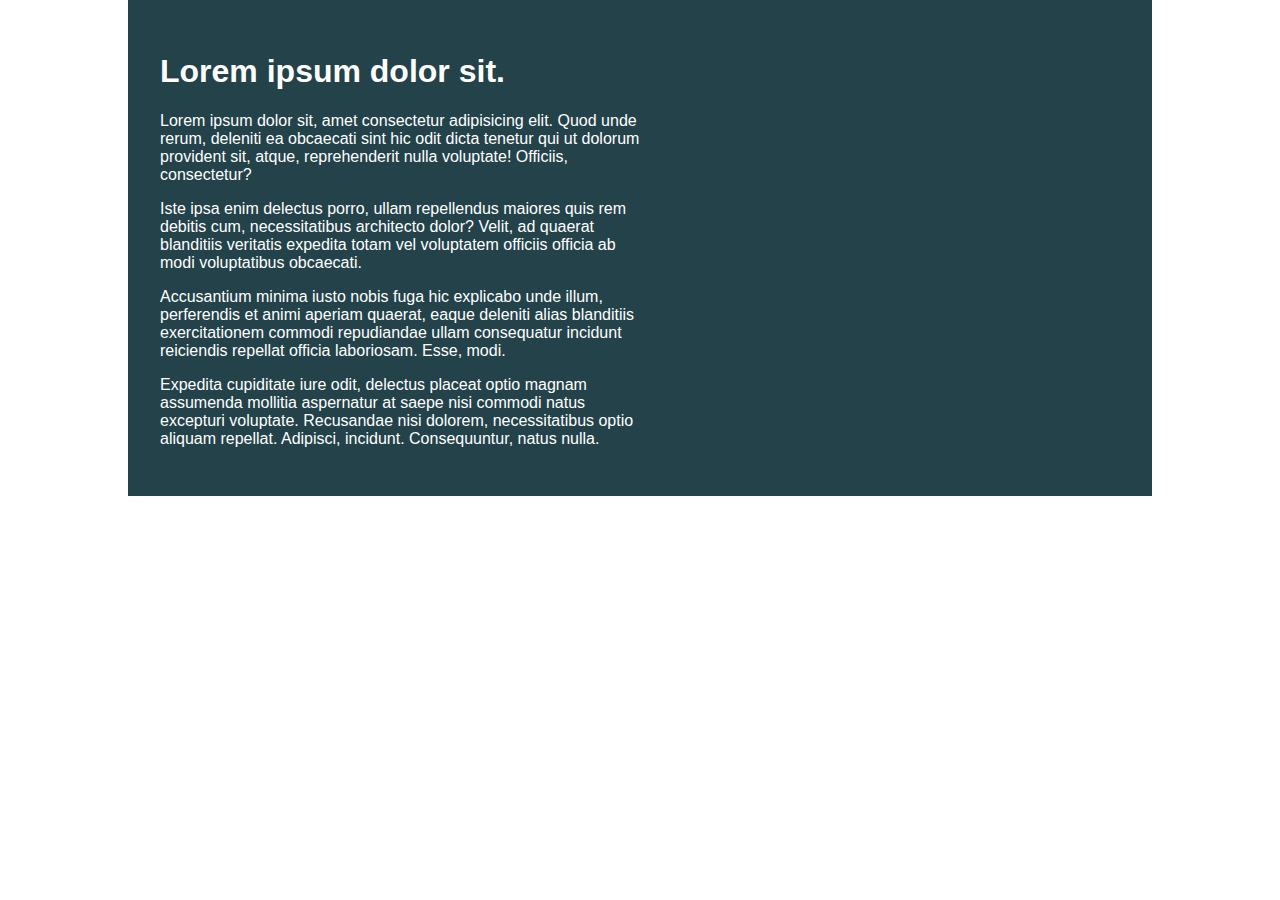
<file: challenge01/index.html>
<!DOCTYPE html>
<html lang="en">

<head>
    <meta charset="UTF-8">
    <meta name="viewport" content="width=device-width, initial-scale=1.0">
    <title>Challenge 1</title>

    <link rel="stylesheet" href="style.css">
</head>

<body>
    <div class="container">
        <div class="intro-content">
            <h1>Lorem ipsum dolor sit.</h1>
            <p>Lorem ipsum dolor sit, amet consectetur adipisicing elit. Quod unde rerum, deleniti ea obcaecati sint hic
                odit dicta tenetur qui ut dolorum provident sit, atque, reprehenderit nulla voluptate! Officiis,
                consectetur?</p>
            <p>Iste ipsa enim delectus porro, ullam repellendus maiores quis rem debitis cum, necessitatibus architecto
                dolor? Velit, ad quaerat blanditiis veritatis expedita totam vel voluptatem officiis officia ab modi
                voluptatibus obcaecati.</p>
            <p>Accusantium minima iusto nobis fuga hic explicabo unde illum, perferendis et animi aperiam quaerat, eaque
                deleniti alias blanditiis exercitationem commodi repudiandae ullam consequatur incidunt reiciendis
                repellat officia laboriosam. Esse, modi.</p>
            <p>Expedita cupiditate iure odit, delectus placeat optio magnam assumenda mollitia aspernatur at saepe nisi
                commodi natus excepturi voluptate. Recusandae nisi dolorem, necessitatibus optio aliquam repellat.
                Adipisci, incidunt. Consequuntur, natus nulla.</p>
        </div>
    </div>
</body>

</html>
</file>
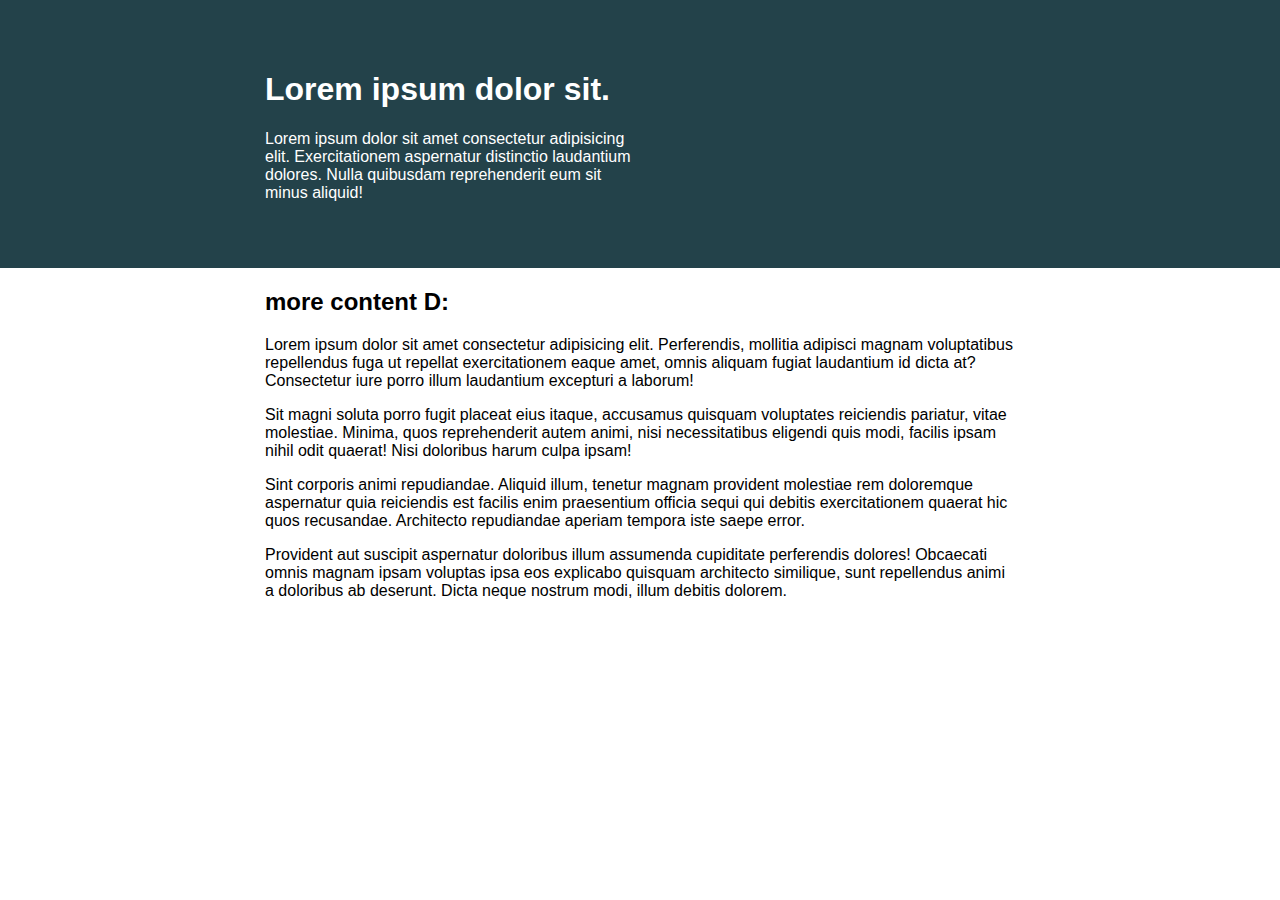
<file: challenge02/index.html>
<!DOCTYPE html>
<html lang="en">
<head> 
    <meta charset="UTF-8">
    <meta name="viewport" content="width=device-width, initial-scale=1.0">
    <title>Challenge 2</title>
 
    <link rel="stylesheet" href="style.css">
</head>
<body>

    <div class="container">
      <div class="wrapper">
        <div class="intro-content">
          <h1>Lorem ipsum dolor sit.</h1>
          <p>Lorem ipsum dolor sit amet consectetur adipisicing elit. Exercitationem aspernatur distinctio laudantium dolores. Nulla quibusdam reprehenderit eum sit minus aliquid!</p>
        </div>
      </div>
    </div>

    <div class="wrapper">
      <h2>more content D:</h2>
      <p>Lorem ipsum dolor sit amet consectetur adipisicing elit. Perferendis, mollitia adipisci magnam voluptatibus repellendus fuga ut repellat exercitationem eaque amet, omnis aliquam fugiat laudantium id dicta at? Consectetur iure porro illum laudantium excepturi a laborum!</p>
      <p>Sit magni soluta porro fugit placeat eius itaque, accusamus quisquam voluptates reiciendis pariatur, vitae molestiae. Minima, quos reprehenderit autem animi, nisi necessitatibus eligendi quis modi, facilis ipsam nihil odit quaerat! Nisi doloribus harum culpa ipsam!</p>
      <p>Sint corporis animi repudiandae. Aliquid illum, tenetur magnam provident molestiae rem doloremque aspernatur quia reiciendis est facilis enim praesentium officia sequi qui debitis exercitationem quaerat hic quos recusandae. Architecto repudiandae aperiam tempora iste saepe error.</p>
      <p>Provident aut suscipit aspernatur doloribus illum assumenda cupiditate perferendis dolores! Obcaecati omnis magnam ipsam voluptas ipsa eos explicabo quisquam architecto similique, sunt repellendus animi a doloribus ab deserunt. Dicta neque nostrum modi, illum debitis dolorem.</p>
    </div>
    


</body>
</html>
</file>
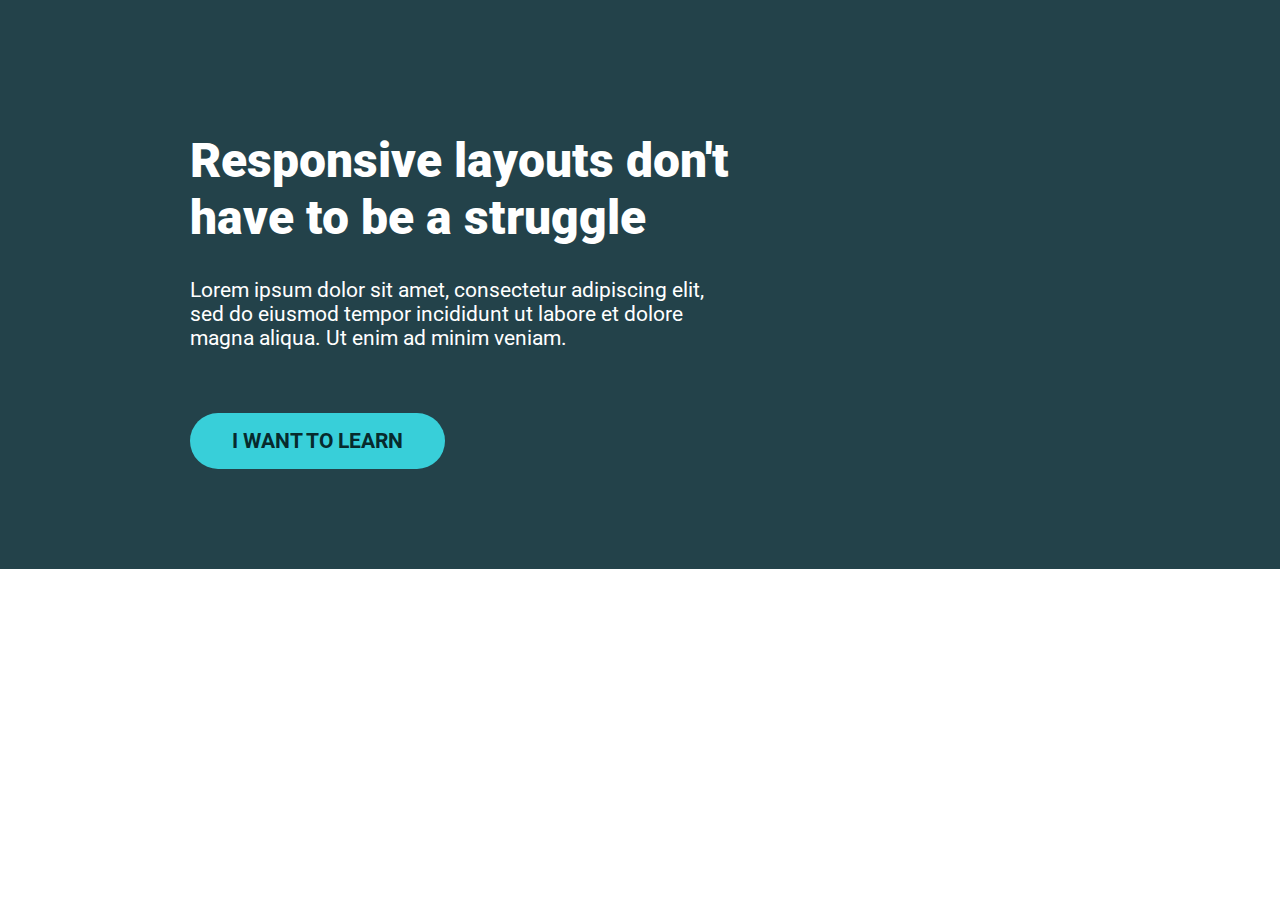
<file: challenge03/index.html>
<!DOCTYPE html>
<html lang="en">
<head>
  <meta charset="UTF-8">
  <meta name="viewport" content="width=device-width, initial-scale=1.0">
  <link rel="preconnect" href="https://fonts.googleapis.com">
  <link rel="preconnect" href="https://fonts.gstatic.com" crossorigin>
  <link href="https://fonts.googleapis.com/css2?family=Roboto:wght@400;700;900&display=swap" rel="stylesheet">
  <link rel="stylesheet" href="style.css">
  <title>Challenge 3</title>
</head>
<body>
  <div class="hero">
    <div class="container">
      <div class="hero__text">
        <h1>Responsive layouts don't have to be a struggle</h1>
        <p>Lorem ipsum dolor sit amet, consectetur adipiscing elit, sed do eiusmod
          tempor incididunt ut labore et dolore magna aliqua. Ut enim ad minim
          veniam.</p>
        <a class="btn" href="#">I want to learn</a>
      </div>
    </div>
  </div>
</body>
</html>
</file>
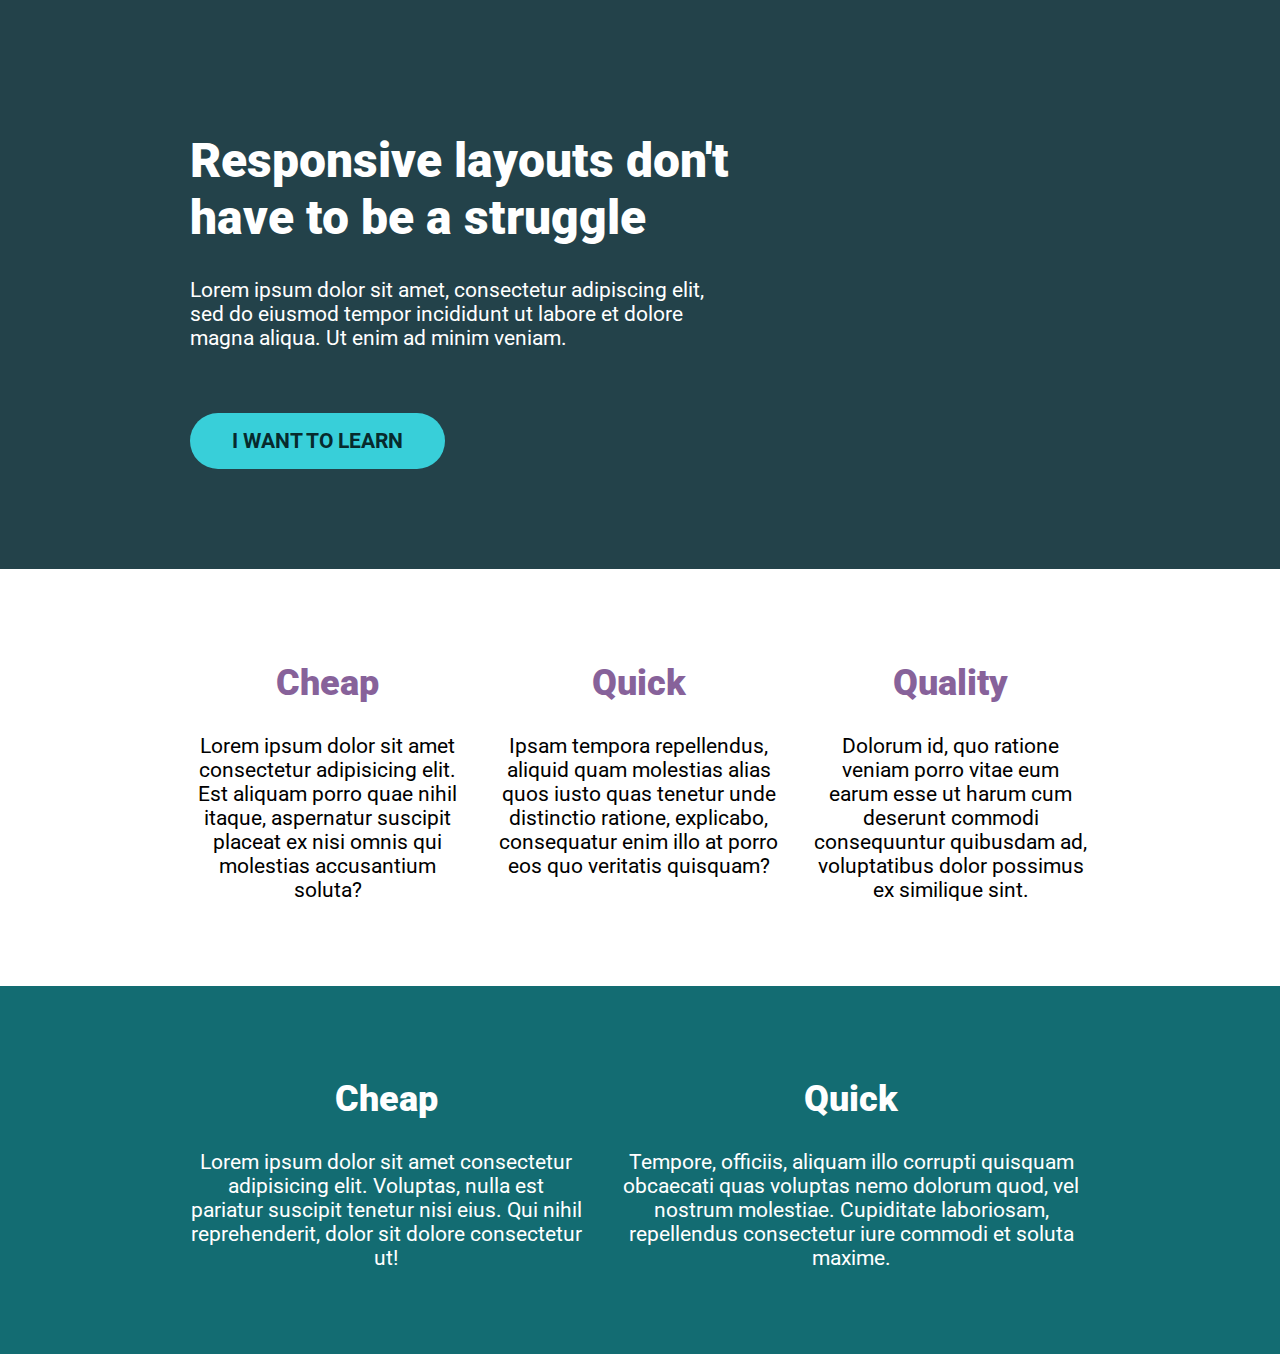
<file: flex-challenge01/index.html>
<!DOCTYPE html>
<html lang="en">
<head>
  <meta charset="UTF-8">
  <meta name="viewport" content="width=device-width, initial-scale=1.0">
  <link rel="preconnect" href="https://fonts.googleapis.com">
  <link rel="preconnect" href="https://fonts.gstatic.com" crossorigin>
  <link href="https://fonts.googleapis.com/css2?family=Roboto:wght@400;700;900&display=swap" rel="stylesheet">
  <link rel="stylesheet" href="style.css">
  <title>Flex Challenge 1</title>
</head>
<body>
  <div class="hero">
    <div class="container">
      <div class="hero__text">
        <h1>Responsive layouts don't have to be a struggle</h1>
        <p>Lorem ipsum dolor sit amet, consectetur adipiscing elit, sed do eiusmod
          tempor incididunt ut labore et dolore magna aliqua. Ut enim ad minim
          veniam.</p>
        <a class="btn" href="#">I want to learn</a>
      </div>
    </div>
  </div>

  <section class="three-col center">
    <div class="container d-flex">
      <div class="col">
        <h2>Cheap</h2>
        <p>Lorem ipsum dolor sit amet consectetur adipisicing elit. Est aliquam porro quae nihil itaque, aspernatur suscipit placeat ex nisi omnis qui molestias accusantium soluta?</p>
      </div>
      <div class="col">
        <h2>Quick</h2>
        <p>Ipsam tempora repellendus, aliquid quam molestias alias quos iusto quas tenetur unde distinctio ratione, explicabo, consequatur enim illo at porro eos quo veritatis quisquam?</p>
      </div>
      <div class="col">
        <h2>Quality</h2>
        <p>Dolorum id, quo ratione veniam porro vitae eum earum esse ut harum cum deserunt commodi consequuntur quibusdam ad, voluptatibus dolor possimus ex similique sint.</p>
      </div>
    </div> 
  </section>

  <section class="two-col center">
    <div class="container d-flex">
      <div class="col">
        <h2>Cheap</h2>
        <p>Lorem ipsum dolor sit amet consectetur adipisicing elit. Voluptas, nulla est pariatur suscipit tenetur nisi eius. Qui nihil reprehenderit, dolor sit dolore consectetur ut!</p>
      </div>
      <div class="col">
        <h2>Quick</h2>
        <p>Tempore, officiis, aliquam illo corrupti quisquam obcaecati quas voluptas nemo dolorum quod, vel nostrum molestiae. Cupiditate laboriosam, repellendus consectetur iure commodi et soluta maxime.</p>
      </div>
    </div>
  </section>
</body>
</html>
</file>
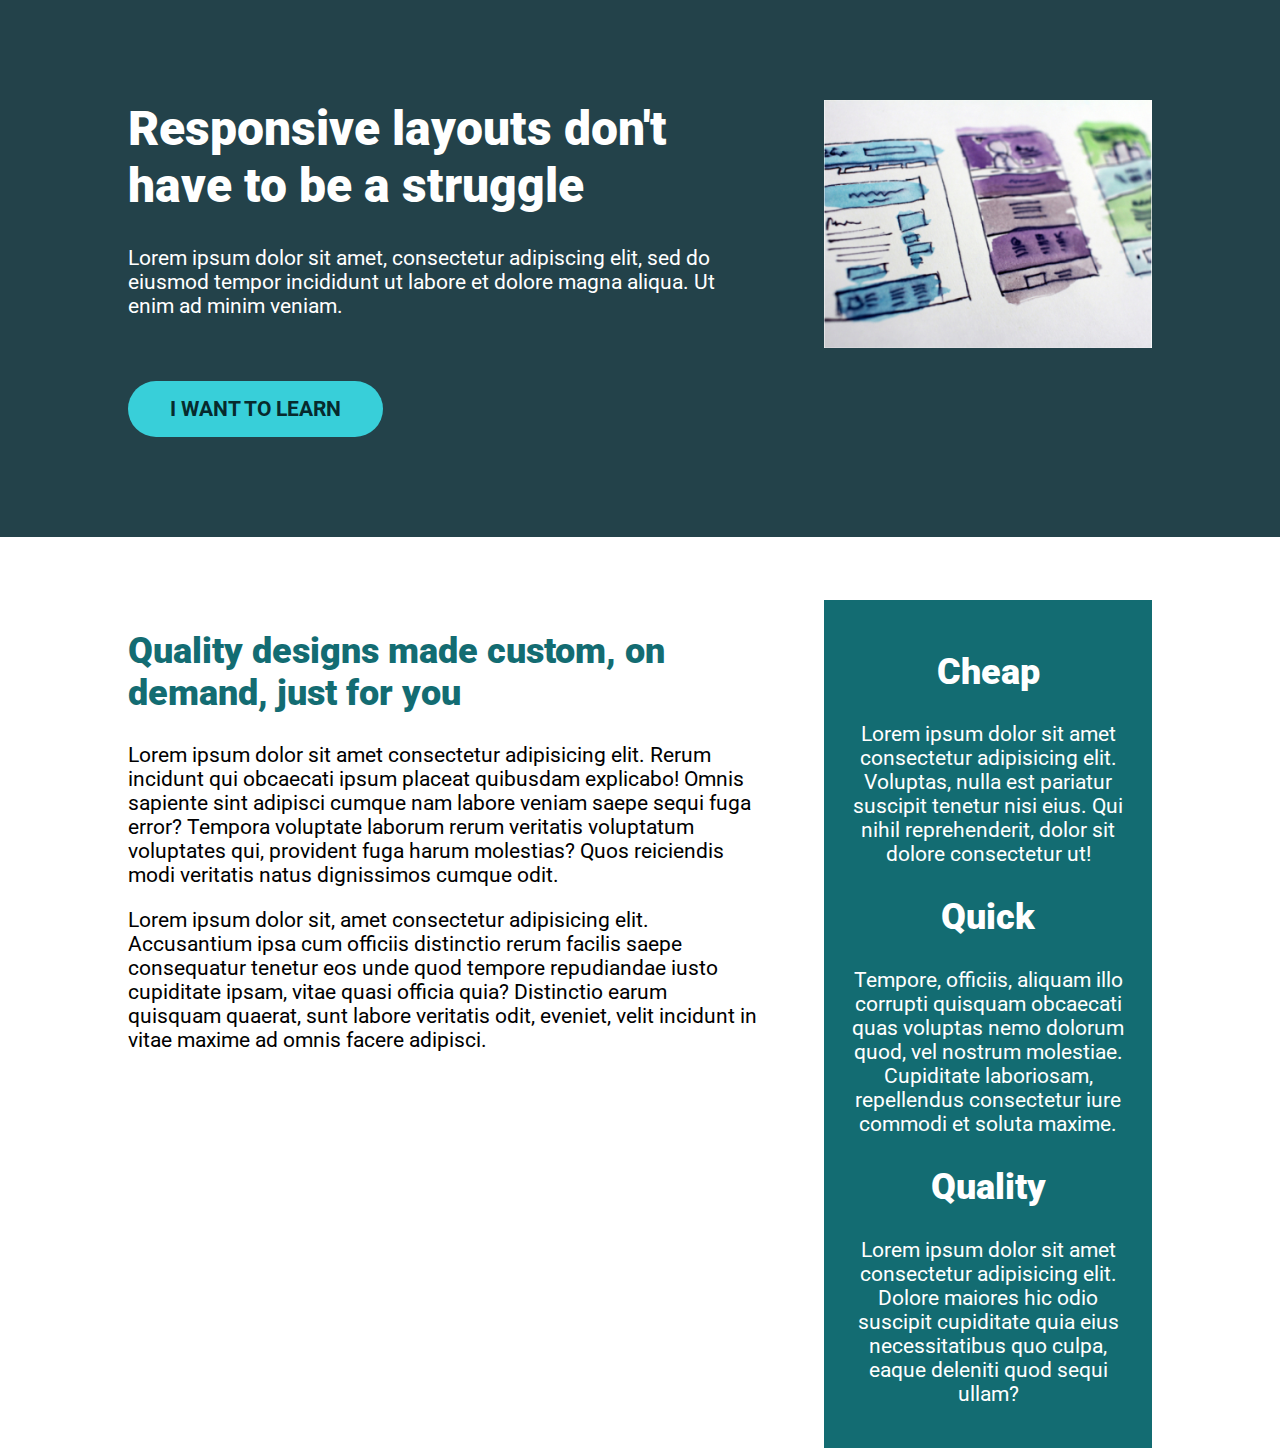
<file: flex-challenge02/index.html>
<!DOCTYPE html>
<html lang="en">
<head>
  <meta charset="UTF-8">
  <meta name="viewport" content="width=device-width, initial-scale=1.0">
  <link rel="preconnect" href="https://fonts.googleapis.com">
  <link rel="preconnect" href="https://fonts.gstatic.com" crossorigin>
  <link href="https://fonts.googleapis.com/css2?family=Roboto:wght@400;700;900&display=swap" rel="stylesheet">
  <link rel="stylesheet" href="style.css">
  <title>Flex Challenge 3</title>
</head>
<body>
  <div class="hero">
    <div class="container row">
      <div class="hero__text">
        <h1>Responsive layouts don't have to be a struggle</h1>
        <p>Lorem ipsum dolor sit amet, consectetur adipiscing elit, sed do eiusmod
          tempor incididunt ut labore et dolore magna aliqua. Ut enim ad minim
          veniam.</p>
        <a class="btn" href="#">I want to learn</a>
      </div>
      <img class="hero__img" src="img/hero-img.jpg" alt="hero">
    </div>
  </div>

  <main class="main container row">
    <section class="primary-content">
      <h2 class="section-title">Quality designs made custom, on demand, just for you</h2>
      <p>Lorem ipsum dolor sit amet consectetur adipisicing elit. Rerum incidunt qui obcaecati ipsum placeat quibusdam explicabo! Omnis sapiente sint adipisci cumque nam labore veniam saepe sequi fuga error? Tempora voluptate laborum rerum veritatis voluptatum voluptates qui, provident fuga harum molestias? Quos reiciendis modi veritatis natus dignissimos cumque odit.</p>
      <p>Lorem ipsum dolor sit, amet consectetur adipisicing elit. Accusantium ipsa cum officiis distinctio rerum facilis saepe consequatur tenetur eos unde quod tempore repudiandae iusto cupiditate ipsam, vitae quasi officia quia? Distinctio earum quisquam quaerat, sunt labore veritatis odit, eveniet, velit incidunt in vitae maxime ad omnis facere adipisci.</p>
    </section>

    <aside class="sidebar">
        <h2 class="sidebar-title">Cheap</h2>
        <p>Lorem ipsum dolor sit amet consectetur adipisicing elit. Voluptas, nulla est pariatur suscipit tenetur nisi eius. Qui nihil reprehenderit, dolor sit dolore consectetur ut!</p>
     
      
        <h2 class="sidebar-title">Quick</h2>
        <p>Tempore, officiis, aliquam illo corrupti quisquam obcaecati quas voluptas nemo dolorum quod, vel nostrum molestiae. Cupiditate laboriosam, repellendus consectetur iure commodi et soluta maxime.</p>
      
        <h2 class="sidebar-title">Quality</h2>
        <p>Lorem ipsum dolor sit amet consectetur adipisicing elit. Dolore maiores hic odio suscipit cupiditate quia eius necessitatibus quo culpa, eaque deleniti quod sequi ullam?</p>
    </aside>
  </main>
</body>
</html>
</file>
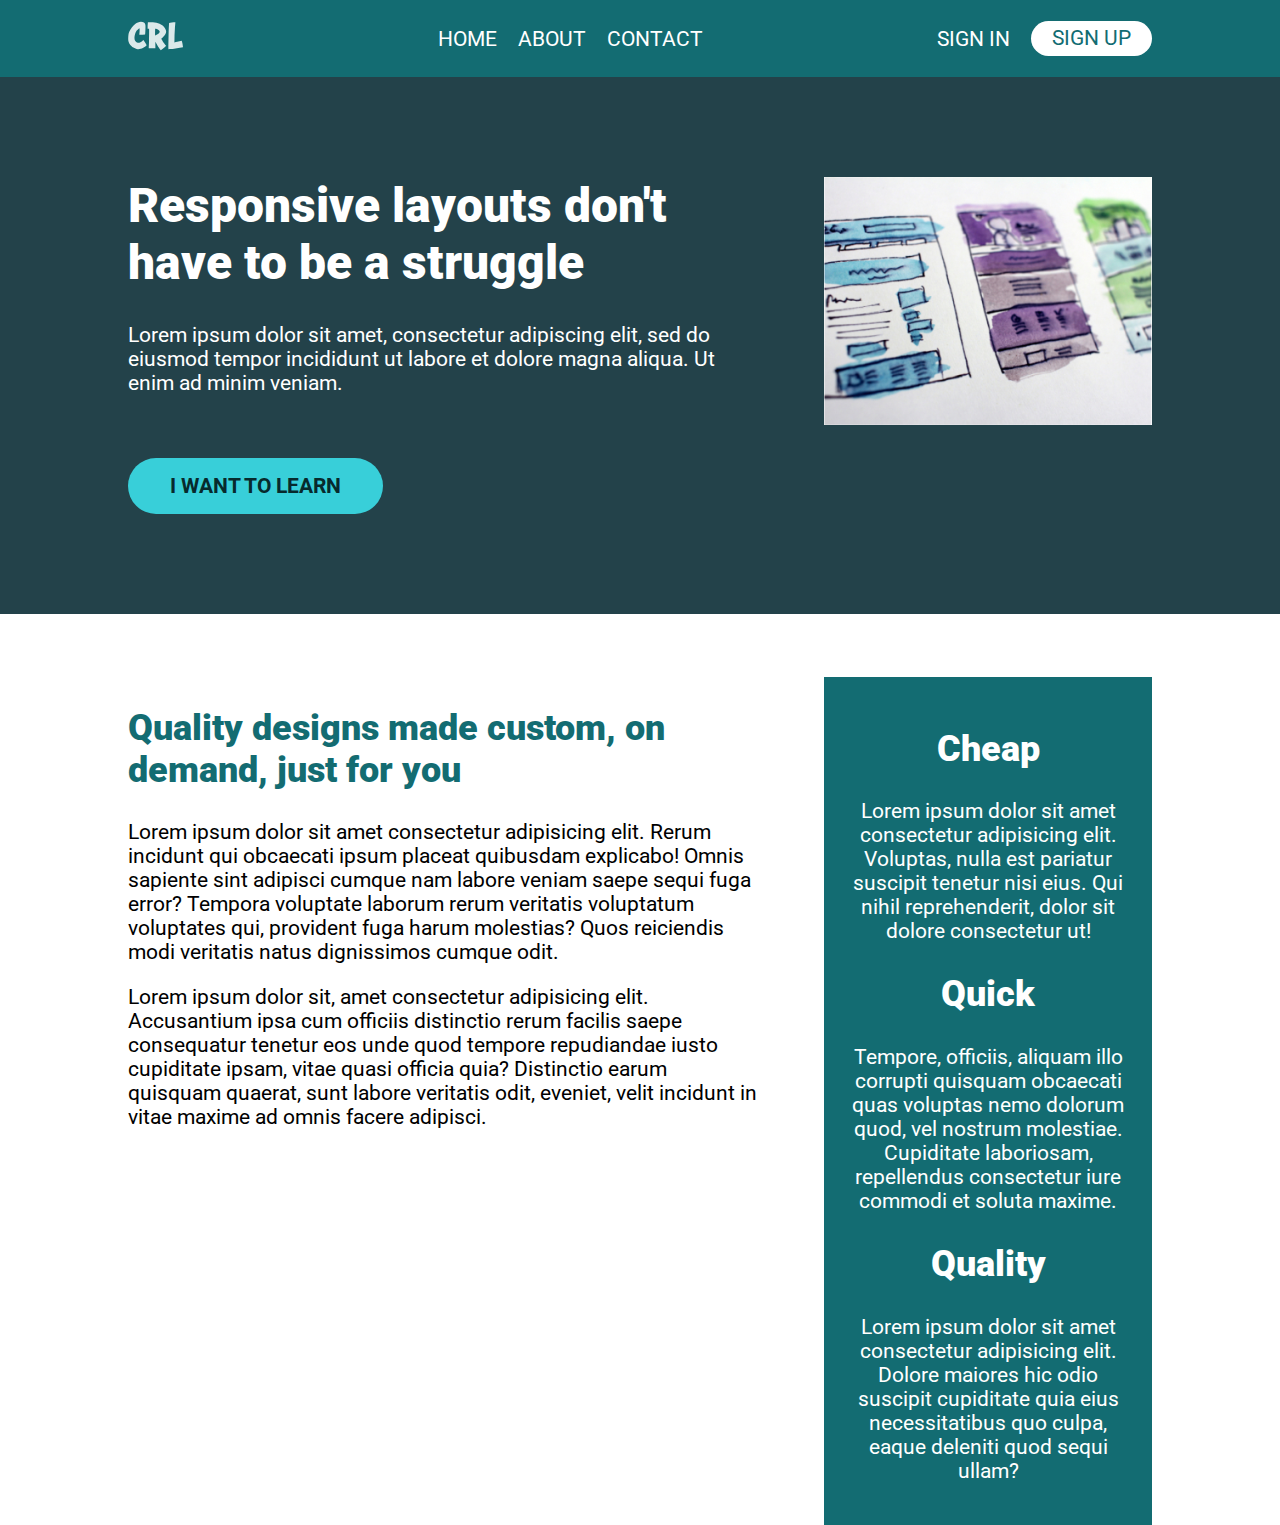
<file: flex-challenge03/index.html>
<!DOCTYPE html>
<html lang="en">
<head>
  <meta charset="UTF-8">
  <meta name="viewport" content="width=device-width, initial-scale=1.0">
  <link rel="preconnect" href="https://fonts.googleapis.com">
  <link rel="preconnect" href="https://fonts.gstatic.com" crossorigin>
  <link href="https://fonts.googleapis.com/css2?family=Roboto:wght@400;700;900&display=swap" rel="stylesheet">
  <link rel="stylesheet" href="style.css">
  <title>Flex Challenge 3</title>
</head>
<body>
  <header>
    <div class="container row">
      <a href="#" class="logo">
        <img src="img/logo.svg" alt="conquering responsive layouts">
      </a>
      <nav class="nav row">
        <ul class="nav__list nav__list--primary row">
          <li class="nav__item"><a href="#" class="nav__link">Home</a></li>
          <li class="nav__item"><a href="#" class="nav__link">About</a></li>
          <li class="nav__item"><a href="#" class="nav__link">Contact</a></li>
        </ul>
        <ul class="nav__list nav__list--secondary row">
          <li class="nav__item"><a href="#" class="nav__link">Sign In</a></li>
          <li class="nav__item"><a href="#" class="nav__link nav__link--button">Sign Up</a></li>
        </ul>
      </nav>
    </div>
  </header>

  <section class="hero">
    <div class="container row">
      <div class="hero__text">
        <h1>Responsive layouts don't have to be a struggle</h1>
        <p>Lorem ipsum dolor sit amet, consectetur adipiscing elit, sed do eiusmod
          tempor incididunt ut labore et dolore magna aliqua. Ut enim ad minim
          veniam.</p>
        <a class="btn" href="#">I want to learn</a>
      </div>
      <img class="hero__img" src="img/hero-img.jpg" alt="hero">
    </div>
  </section>

  <main class="main">
    <div class="container row">
      <section class="primary-content">
        <h2 class="section-title">Quality designs made custom, on demand, just for you</h2>
        <p>Lorem ipsum dolor sit amet consectetur adipisicing elit. Rerum incidunt qui obcaecati ipsum placeat quibusdam explicabo! Omnis sapiente sint adipisci cumque nam labore veniam saepe sequi fuga error? Tempora voluptate laborum rerum veritatis voluptatum voluptates qui, provident fuga harum molestias? Quos reiciendis modi veritatis natus dignissimos cumque odit.</p>
        <p>Lorem ipsum dolor sit, amet consectetur adipisicing elit. Accusantium ipsa cum officiis distinctio rerum facilis saepe consequatur tenetur eos unde quod tempore repudiandae iusto cupiditate ipsam, vitae quasi officia quia? Distinctio earum quisquam quaerat, sunt labore veritatis odit, eveniet, velit incidunt in vitae maxime ad omnis facere adipisci.</p>
      </section>
  
      <aside class="sidebar">
          <h2 class="sidebar-title">Cheap</h2>
          <p>Lorem ipsum dolor sit amet consectetur adipisicing elit. Voluptas, nulla est pariatur suscipit tenetur nisi eius. Qui nihil reprehenderit, dolor sit dolore consectetur ut!</p>
       
        
          <h2 class="sidebar-title">Quick</h2>
          <p>Tempore, officiis, aliquam illo corrupti quisquam obcaecati quas voluptas nemo dolorum quod, vel nostrum molestiae. Cupiditate laboriosam, repellendus consectetur iure commodi et soluta maxime.</p>
        
          <h2 class="sidebar-title">Quality</h2>
          <p>Lorem ipsum dolor sit amet consectetur adipisicing elit. Dolore maiores hic odio suscipit cupiditate quia eius necessitatibus quo culpa, eaque deleniti quod sequi ullam?</p>
      </aside>
    </div>
  </main>
</body>
</html>
</file>
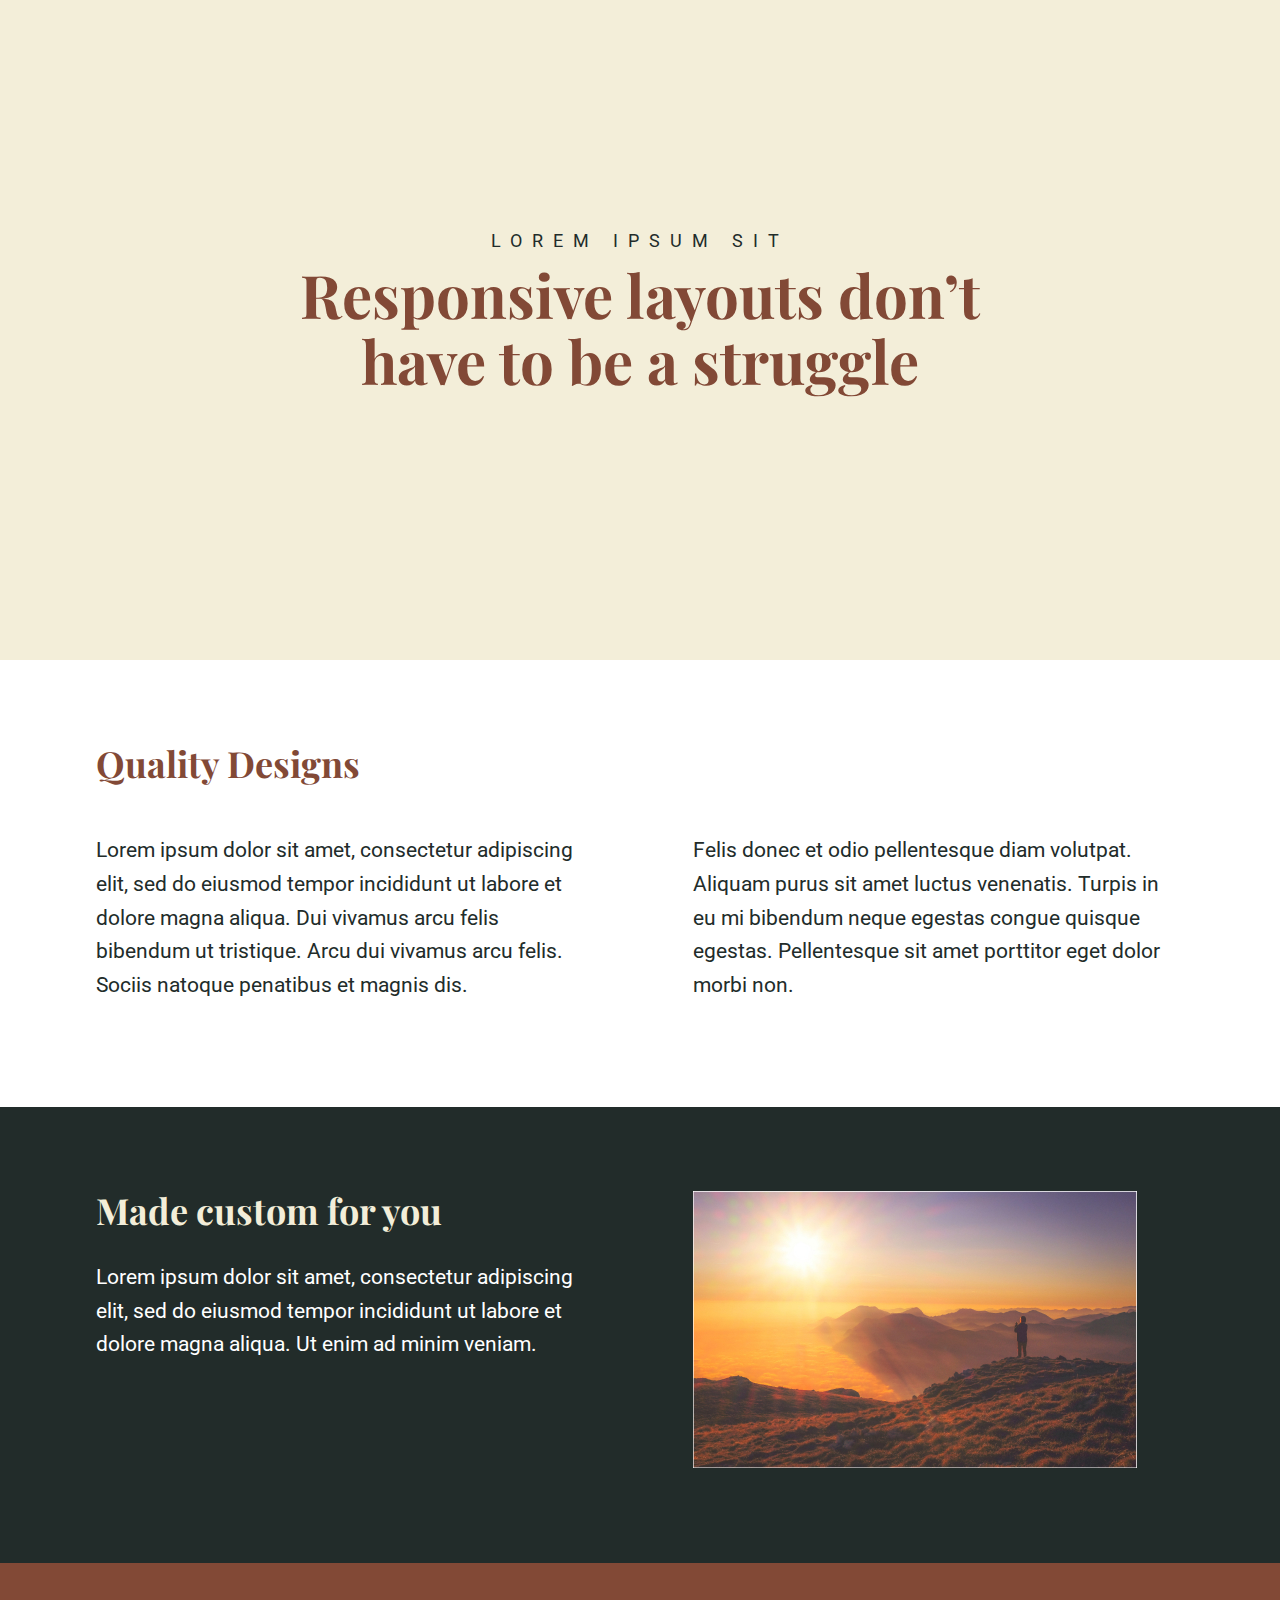
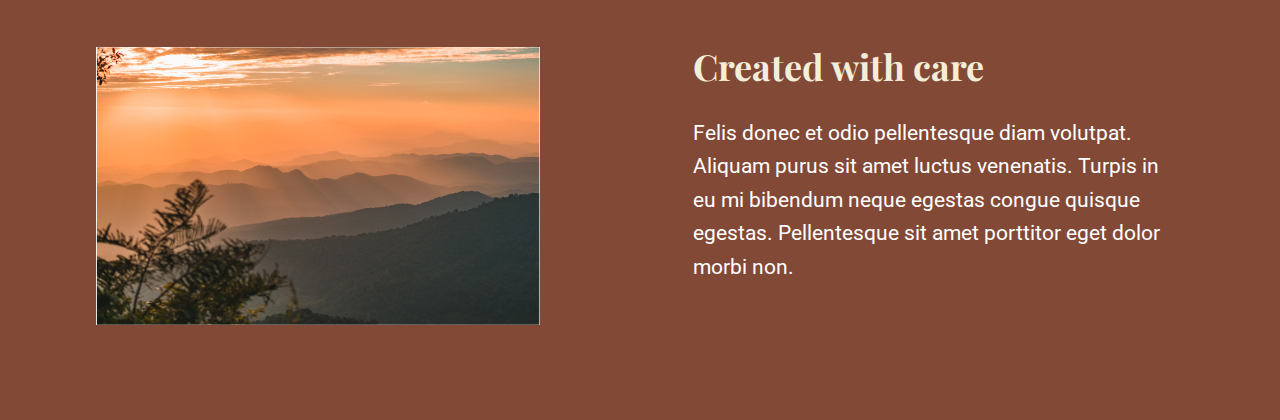
<file: flex-challenge04/index.html>
<!DOCTYPE html>
<html lang="en">
<head>
  <meta charset="UTF-8">
  <meta name="viewport" content="width=device-width, initial-scale=1.0">
  <link rel="stylesheet" href="style.css">
  <link rel="preconnect" href="https://fonts.googleapis.com">
  <link rel="preconnect" href="https://fonts.gstatic.com" crossorigin>
  <link href="https://fonts.googleapis.com/css2?family=Playfair+Display:wght@900&family=Roboto:wght@300;400&display=swap" rel="stylesheet">
  <title>Flex Challenge 4</title>
</head>
<body>
  <section class="intro">
    <div class="container">
        <p class="intro__text">lorem ipsum sit</p>
        <h1 class="intro__title">Responsive layouts don’t</br>have to be a struggle
            </h1>
    </div>
  </section>

  <section class="section-two">
    <div class="container">
        <h2 class="section-title section-title--dark">Quality Designs</h2>
        <div class="row">
            <div class="col">
                <p>Lorem ipsum dolor sit amet, consectetur adipiscing elit, sed do eiusmod tempor incididunt ut labore et dolore magna aliqua. Dui vivamus arcu felis bibendum ut tristique. Arcu dui vivamus arcu felis. Sociis natoque penatibus et magnis dis. </p>
            </div>
            <div class="col">
                <p>Felis donec et odio pellentesque diam volutpat. Aliquam purus sit amet luctus venenatis. Turpis in eu mi bibendum neque egestas congue quisque egestas. Pellentesque sit amet porttitor eget dolor morbi non.</p>
            </div>
        </div>
    </div>
  </section>

  <section class="section-three">
    <div class="container row">
        <div class="col">
            <h2 class="section-title">Made custom for you</h2>
            <p>Lorem ipsum dolor sit amet, consectetur adipiscing elit, sed do eiusmod tempor incididunt ut labore et dolore magna aliqua. Ut enim ad minim veniam.</p>
        </div>
        <div class="col">
            <img src="img/image-01.jpg" alt="a sunset over a mountain range">
        </div>
    </div>
  </section>

  <section class="section-four">
    <div class="container row">
        <div class="col">
            <img src="img/image-02.jpg" alt="a sunset over a mountain range with tree branches in the foreground">
        </div>
        <div class="col">
            <h2 class="section-title">Created with care</h2>
            <p>Felis donec et odio pellentesque diam volutpat. Aliquam purus sit amet luctus venenatis. Turpis in eu mi bibendum neque egestas congue quisque egestas. Pellentesque sit amet porttitor eget dolor morbi non.</p>
        </div>
    </div>
  </section>
</body>
</html>
</file>
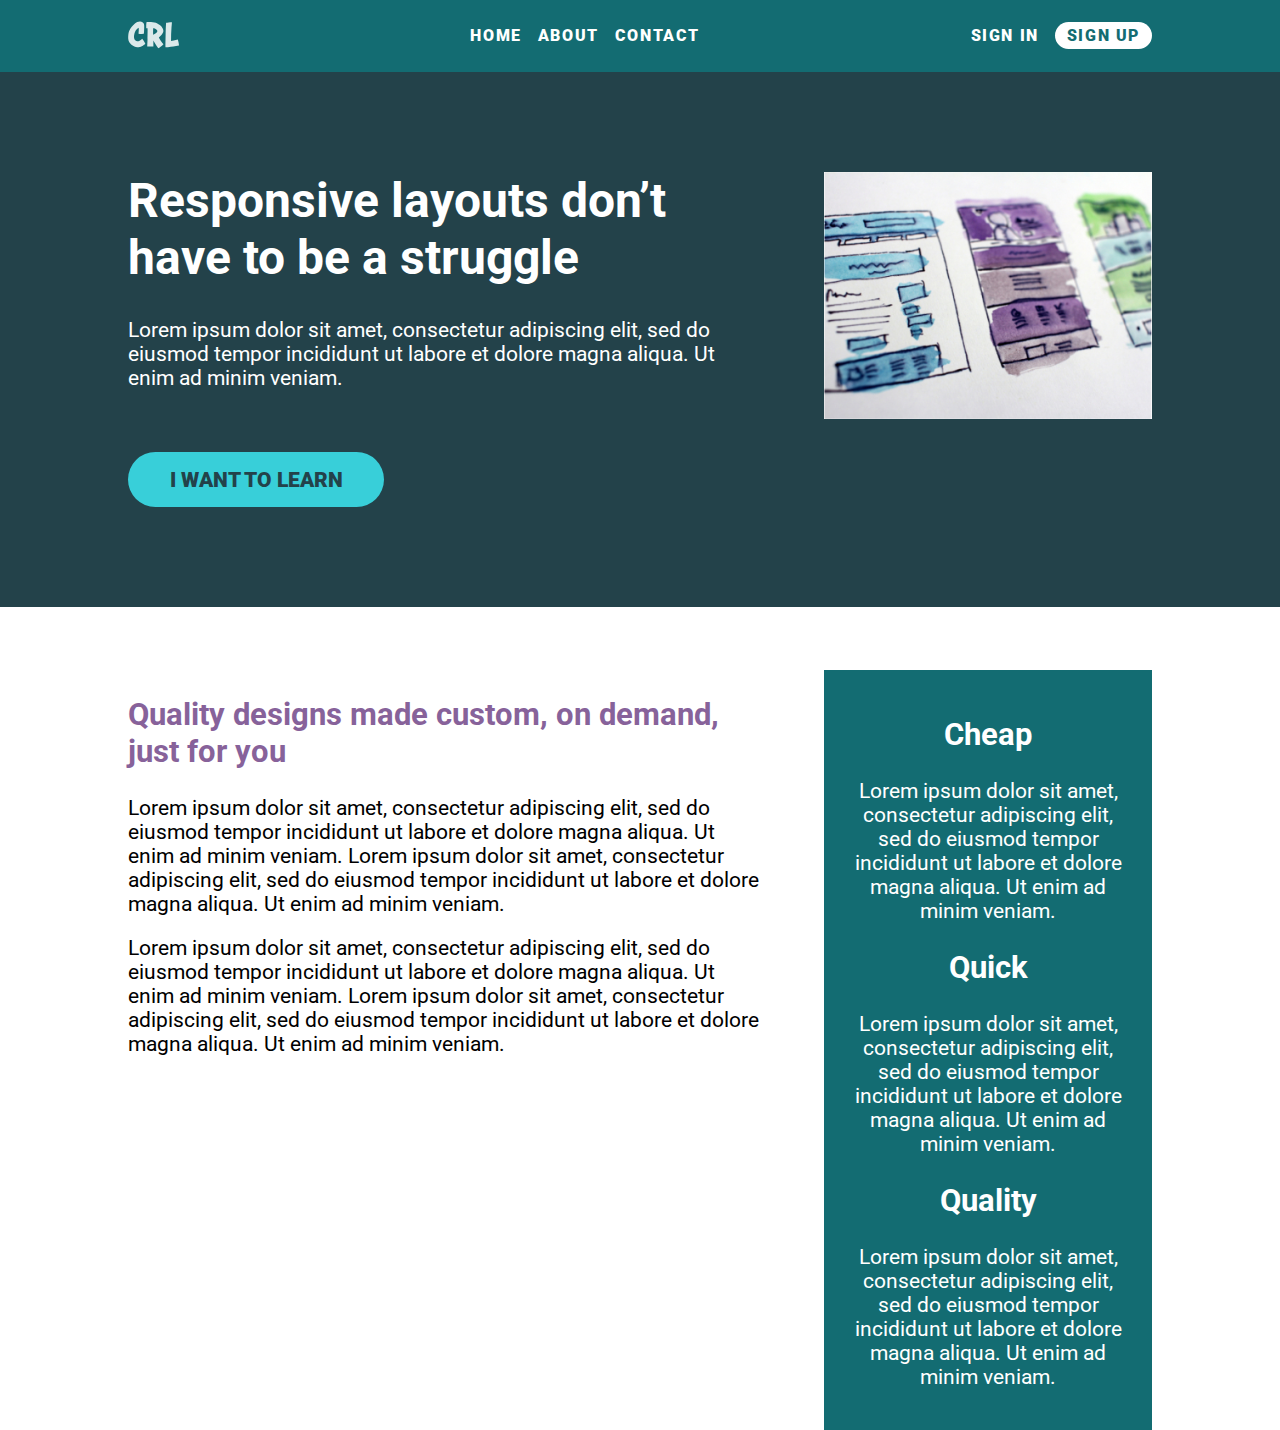
<file: nav-challenge/index.html>
<!DOCTYPE html>
<html lang="en">
<head>
    <meta charset="UTF-8">
    <meta name="viewport" content="width=device-width, initial-scale=1.0">
    <title>Conquering Responsive Layouts</title>
    <link href="https://fonts.googleapis.com/css2?family=Roboto:wght@400;900&display=swap" rel="stylesheet"> 
    <link rel="stylesheet" href="style.css">
</head>
<body>
    <header> 
        <div class="container row">
            <button class="nav-toggle" aria-label="open navigation">
                <span class="hamburger"></span>
            </button>
            <a class="logo" href="#">
                <img src="img/logo.svg" alt="conquering responsive layouts">
            </a>
            <nav class="nav row">
                <ul class="nav__list nav__list--primary row">
                    <li class="nav__item"><a href="#" class="nav__link">Home</a></li>
                    <li class="nav__item"><a href="#" class="nav__link">About</a></li>
                    <li class="nav__item"><a href="#" class="nav__link">Contact</a></li>
                </ul>
                <ul class="nav__list nav__list--secondary row">
                    <li class="nav__item"><a href="#" class="nav__link">Sign In</a></li>
                    <li class="nav__item"><a href="#" class="nav__link nav__link--button">Sign up</a></li>
                </ul>
            </nav>
        </div>
    </header>
    
    <section class="hero">
        <div class="container row">
            <div class="hero__text">
                <h1>Responsive layouts don’t have to be a struggle</h1>
                <p>Lorem ipsum dolor sit amet, consectetur adipiscing elit, sed do eiusmod tempor incididunt ut labore et dolore magna aliqua. Ut enim ad minim veniam.</p>
                <a href="#" class="btn">I want to learn</a>
            </div>
            <img src="img/hero-img.jpg" alt="UX design sketches" class="hero__img">
        </div>
    </section> 

    <main class="main container row">
            <section class="primary-content">
                <h2 class="section-title">Quality designs made custom, on demand, just for you</h2>
                <p>Lorem ipsum dolor sit amet, consectetur adipiscing elit, sed do eiusmod tempor incididunt ut labore et dolore magna aliqua. Ut enim ad minim veniam. Lorem ipsum dolor sit amet, consectetur adipiscing elit, sed do eiusmod tempor incididunt ut labore et dolore magna aliqua. Ut enim ad minim veniam.</p>
                <p>Lorem ipsum dolor sit amet, consectetur adipiscing elit, sed do eiusmod tempor incididunt ut labore et dolore magna aliqua. Ut enim ad minim veniam. Lorem ipsum dolor sit amet, consectetur adipiscing elit, sed do eiusmod tempor incididunt ut labore et dolore magna aliqua. Ut enim ad minim veniam.</p>
            </section>
            <aside class="sidebar">
                <h2 class="sidebar-title">Cheap</h2>
                <p>Lorem ipsum dolor sit amet, consectetur adipiscing elit, sed do eiusmod tempor incididunt ut labore et dolore magna aliqua. Ut enim ad minim veniam.</p>

                <h2 class="sidebar-title">Quick</h2>
                <p>Lorem ipsum dolor sit amet, consectetur adipiscing elit, sed do eiusmod tempor incididunt ut labore et dolore magna aliqua. Ut enim ad minim veniam.</p>

                <h2 class="sidebar-title">Quality</h2>
                <p>Lorem ipsum dolor sit amet, consectetur adipiscing elit, sed do eiusmod tempor incididunt ut labore et dolore magna aliqua. Ut enim ad minim veniam.</p>
            </aside>
    </main>

    <script src="main.js"></script>

</body>
</html>
</file>
<file: challenge01/style.css>
/* INSTRUCTIONS
 *
 * 1) Limit the total width of
 *    the .intro-content to about half
 *    of it's parent
 *
 * 2) Stop the text from overflowing
 *    out the bottom at small screen
 *    widths
 *
 * You may modify the HTML if needed
 *
 */

* {
  box-sizing: border-box;
}

body {
  margin: 0;
  font-family: sans-serif;
}

.container {
  background: #23424a;
  color: white;

  width: 80%;
  margin: 0 auto;

  padding: 2em;
}

.intro-content {
  width: 50%;
}
</file>
<file: challenge02/style.css>
/* INSTRUCTIONS
 *
 * 1) Keep the text inside .intro-content
 *    in the same place, but have the background
 *    extend from one side of the viewport
 *    to the other, no matter how wide or narrow
 *    the browser is.
 *
 * 2) Limit the maximum width of the text in the
 *    bottom area.
 *
 * You may modify the HTML if needed
 * (you probably should for this challenge)
 *
 */

* {
  box-sizing: border-box;
}

body {
  margin: 0;
  font-family: sans-serif;
}

.container {
  background: #23424a;
}

.wrapper {
  width: 80%;
  max-width: 750px;
  margin: 0 auto;
}

.intro-content {
  width: 50%;
  color: white;
  padding: 50px 0;
}
</file>
<file: challenge03/style.css>
*, *::before, *::after {
  box-sizing: border-box;
}

body {
  margin: 0;
  font-family: 'Roboto', sans-serif;
  font-size: 1.3125rem;
}

.hero {
  background-color: #23424A;
  color: #fff;
  padding: 100px 0;
}

.container {
  width: 80%;
  max-width: 900px;
  margin: 0 auto;
}

.hero__text {
  width: 60%;
}

.hero__text h1 {
  font-size: 3rem;
  font-weight: 900;
}

.hero p {
  margin-bottom: 3em;
}

.btn {
  display: inline-block;
  text-decoration: none;
  text-transform: uppercase;
  font-weight: 700;
  color: #072A2D;
  background: #38CFD9;
  padding: 0.75em 2em;
  border-radius: 2em;
}

.btn:hover,
.btn:focus {
  opacity: 0.75;
}
</file>
<file: flex-challenge01/style.css>
*, *::before, *::after {
  box-sizing: border-box;
}

body {
  margin: 0;
  font-family: 'Roboto', sans-serif;
  font-size: 1.3125rem;
}

.hero {
  background-color: #23424A;
  color: #FFF;
  padding: 100px 0;
}

.container {
  width: 80%;
  max-width: 900px;
  margin: 0 auto;
}

.hero__text {
  width: 60%;
}

.hero__text h1 {
  font-size: 3rem;
  font-weight: 900;
}

.hero p {
  margin-bottom: 3em;
}

.btn {
  display: inline-block;
  text-decoration: none;
  text-transform: uppercase;
  font-weight: 700;
  color: #072A2D;
  background: #38CFD9;
  padding: 0.75em 2em;
  border-radius: 2em;
}

.btn:hover,
.btn:focus {
  opacity: 0.75;
}

.d-flex {
  display: flex;
}

.col {
  text-align: center;
}

.col h2 {
  font-size: 2.25rem;
  font-weight: 900;
}

.col + .col {
  margin-left: 30px;
}

.three-col {
  padding: 3em 0;
}

.three-col h2 {
  color: #87629A;
}

.two-col {
  padding: 3em 0;
  background-color: #136C72;
  color: #FFF;
}

.center {
  text-align: center;
}
</file>
<file: flex-challenge02/style.css>
*, *::before, *::after {
  box-sizing: border-box;
}

body {
  margin: 0;
  font-family: 'Roboto', sans-serif;
  font-size: 1.3125rem;
}

img {
  max-width: 100%;
}

h1 {
  font-size: 3rem;
  font-weight: 900;
  margin-top: 0;
}

h2 {
  font-size: 2.25rem;
  font-weight: 900;
}

.section-title {
  color: #136C72;
}

.btn {
  display: inline-block;
  text-decoration: none;
  text-transform: uppercase;
  font-weight: 700;
  color: #072A2D;
  background: #38CFD9;
  padding: 0.75em 2em;
  border-radius: 2em;
}

.btn:hover,
.btn:focus {
  opacity: 0.75;
}

.container {
  width: 80%;
  max-width: 1100px;
  margin: 0 auto;
}

.row {
  display: flex;
  justify-content: space-between;
}

.col {
  display: flex;
  flex-direction: column;
  justify-content: space-between;
}

.center {
  text-align: center;
}

.hero {
  background-color: #23424A;
  color: #FFF;
  padding: 100px 0;
}

.hero__text {
  width: 62%;
}

.hero__img {
  width: 32%;
  align-self: flex-start;
}

.hero__text p {
  margin-bottom: 3em;
}

.main {
  margin-top: 3em;
}

.primary-content {
  width: 62%;
}

.sidebar {
  width: 32%;
  padding: 1em;
  text-align: center;
  background-color: #136C72;
  color: #FFF;
}
</file>
<file: flex-challenge03/style.css>
*, *::before, *::after {
  box-sizing: border-box;
}

body {
  margin: 0;
  font-family: 'Roboto', sans-serif;
  font-size: 1.3125rem;
}

img {
  max-width: 100%;
}

header {
  background: #136C72;
  padding: 1em 0;
}

h1 {
  font-size: 3rem;
  font-weight: 900;
  margin-top: 0;
}

h2 {
  font-size: 2.25rem;
  font-weight: 900;
}

.section-title {
  color: #136C72;
}

.btn {
  display: inline-block;
  text-decoration: none;
  text-transform: uppercase;
  font-weight: 700;
  color: #072A2D;
  background: #38CFD9;
  padding: 0.75em 2em;
  border-radius: 2em;
}

.btn:hover,
.btn:focus {
  opacity: 0.75;
}

.container {
  width: 80%;
  max-width: 1100px;
  margin: 0 auto;
}

.row {
  display: flex;
  justify-content: space-between;
}

.col {
  display: flex;
  flex-direction: column;
  justify-content: space-between;
}

.center {
  text-align: center;
}

.logo {
  margin-right: 1em;
}

.nav {
  flex-grow: 1;
  align-items: center;
}

.nav__list {
  margin: 0;
  padding: 0;
  list-style: none;
  justify-content: flex-start;
}

.nav__list--primary {
  margin: 0 auto;
}

.nav__item + .nav__item {
  margin-left: 1em;
}

.nav__link {
  color: #FFF;
  text-decoration: none;
  text-transform: uppercase;
}

.nav__link--button {
  background: #FFF;
  color: #136C72;
  padding: 0.25em 1em;
  border-radius: 10em;
}

.nav__link:hover {
  opacity: 0.75;
}

.hero {
  background-color: #23424A;
  color: #FFF;
  padding: 100px 0;
}

.hero__text {
  width: 62%;
}

.hero__img {
  width: 32%;
  align-self: flex-start;
}

.hero__text p {
  margin-bottom: 3em;
}

.main {
  margin-top: 3em;
}

.primary-content {
  width: 62%;
}

.sidebar {
  width: 32%;
  padding: 1em;
  text-align: center;
  background-color: #136C72;
  color: #FFF;
}

@media (max-width: 600px) {
  .row {
    display: block;
  }

  .hero__text, 
  .hero__img,
  .primary-content,
  .sidebar {
    width: 100%;
  }

  .hero__img {
    margin-top: 2em;
  }
}
</file>
<file: flex-challenge04/style.css>
*, *::before, *::after {
  box-sizing: border-box;
}

body {
  margin: 0;
  font: 400 1.3125rem/1.6 'Roboto', sans-serif;
  color: #222C2A;
}

img {
  max-width: 100%;
}

h1, h2 {
  margin-top: 0;
  font-family: 'Playfair Display', serif;
  line-height: 1.1;
}

section {
  padding: 4em 0;
}

.container {
  width: 85%;
  max-width: 1128px;
  margin: 0 auto;
}

.section-title {
  font-size: 2.25rem;
  color: #F3EED9;
}

.section-title--dark {
  color: #824936;
}

.intro {
  background: #F3EED9;
  text-align: center;
  color: #824936;
  min-height: 660px;

  display: flex;
  align-items: center;
}

.intro__text {
  text-transform: uppercase;
  letter-spacing: 10px;
  font-size: 1.125rem;
  color: #222C2A;
  margin: 0 0 0.25em;
}

.intro__title {
  font-size: 3rem;
}

.section-three {
  background-color: #222C2A;
  color: #FFF;
}

.section-four {
  background-color: #824936;
  color: #FFF;
}

@media (min-width: 800px) {
  .row {
    display: flex;
  }

  .col {
    width: 100%;
  }

  .col + .col {
    margin-left: 5em;
  }

  .intro__title {
    font-size: 3.75rem;
  }
}
</file>
<file: nav-challenge/style.css>
/* Challenge

   Make the navigation layout work
   on both mobile and large screens.

   Mobile-first, so mobile styles first,
   then add the large screen styles
   inside the existing media query

*/

*, *::before, *::after {
    box-sizing: border-box;
}

body {
    margin: 0;
    font-family: 'Roboto', sans-serif;
    font-size: 1.3rem;
}

img {
    max-width: 100%;
}

h1 {
    font-size: 3rem;
    margin-top: 0;
}

.section-title {
    color: #87629A;
}

.btn {
    display: inline-block;
    text-decoration: none;
    text-transform: uppercase; 
    color: #23424A;
    font-weight: 900;
    background-color: #38CFD9;
    padding: .75em 2em;
    border-radius: 100px;
}

.btn:hover,
.btn:focus {
    opacity: .75; 
}

.container {
    width: 80%;
    max-width: 1100px;
    margin: 0 auto;
    /* added for nav-toggle positioning */
    position: relative;
}

header {
    background: #136c72;
    padding: 1em 0;
    text-align: center;
}

.nav {
    width: 100%;
}



.nav-toggle {
    cursor: pointer;
    border: 0;
    width: 3em;
    height: 3em;
    padding: 0em;
    border-radius: 50%;
    background: #072A2D;
    /* color: white; */
    transition: opacity 250ms ease;
    
    position: absolute;
    left: 0;
}

.nav-toggle:focus,
.nav-toggle:hover {
    opacity: .75;
}

.hamburger {
    width: 50%;
    position: relative;
}

.hamburger,
.hamburger::before,
.hamburger::after {
    display: block;
    margin: 0 auto;
    height: 3px;
    background: white;
}

.hamburger::before,
.hamburger::after {
    content: '';
    width: 100%;
}

.hamburger::before {
    transform: translateY(-6px);
}

.hamburger::after {
    transform: translateY(3px);
}

/* made changes here from video
   to make it more accessible.
   
   Works the same :) */

.logo {
    height: 30px;
}

.nav {
    visibility: hidden;
    height: 0;
    position: absolute;
    font-size: 1rem;
}

.nav--visible {
    visibility: visible;
    height: auto;
    position: relative;
} 

.nav__list {
  margin: 0;
  padding: 0;
  list-style: none;
}

.nav__list--primary {
  margin-bottom: 3em;
}

.nav__item {
  margin-top: 1.5em;
}

.nav__link {
  text-decoration: none;
  text-transform: uppercase;
  color: #FFF;
  font-weight: 900;
  letter-spacing: 0.1em;
}

.nav__link:hover,
.nav__link:focus {
  opacity: 0.65;
}

.nav__link--button {
  display: inline-block;
  background-color: #FFF;
  color: #136c72;
  margin-top: 0.5em;
  margin-bottom: 2.5em;
  padding: 0.25em .75em;
  border-radius: 100px;
}

.hero {
    padding: 100px 0;
    background-color: #23424A;
    color: #FFF;
}

.hero__img {
    margin-top: 2em;
}


.hero p {
    margin-bottom: 3em;
}

.main {
    margin-top: 3em;
}


.sidebar {
    padding: 1em;
    text-align: center;
    color: #fff;
    background-color: #136c72;

}



@media (min-width: 800px) {
    .logo {
      align-self: center;
      margin-right: 1em;
    }

    .nav-toggle {
        display: none;
    }

    .nav {
        visibility: visible;
        height: auto;
        position: relative;
    }

    .nav__list {
      align-items: center;
    }

    .nav__list--primary {
      margin: 0 auto;
    }
 
    .nav__item {
      margin: 0;
    }

    .nav__item + .nav__item {
      margin-left: 1em;
    }

    .nav__link--button {
      margin: 0;
    }

    .row {
        display: flex;
        justify-content: space-between;

    }

    .hero__text {
        width: 62%;
    }
    
    .hero__img {
        width: 32%;
        align-self: flex-start;
        margin: 0;
    }
    
    .primary-content {
        width: 62%;
    }

    .sidebar {
        width: 32%;
    }
    
    
}
</file>
